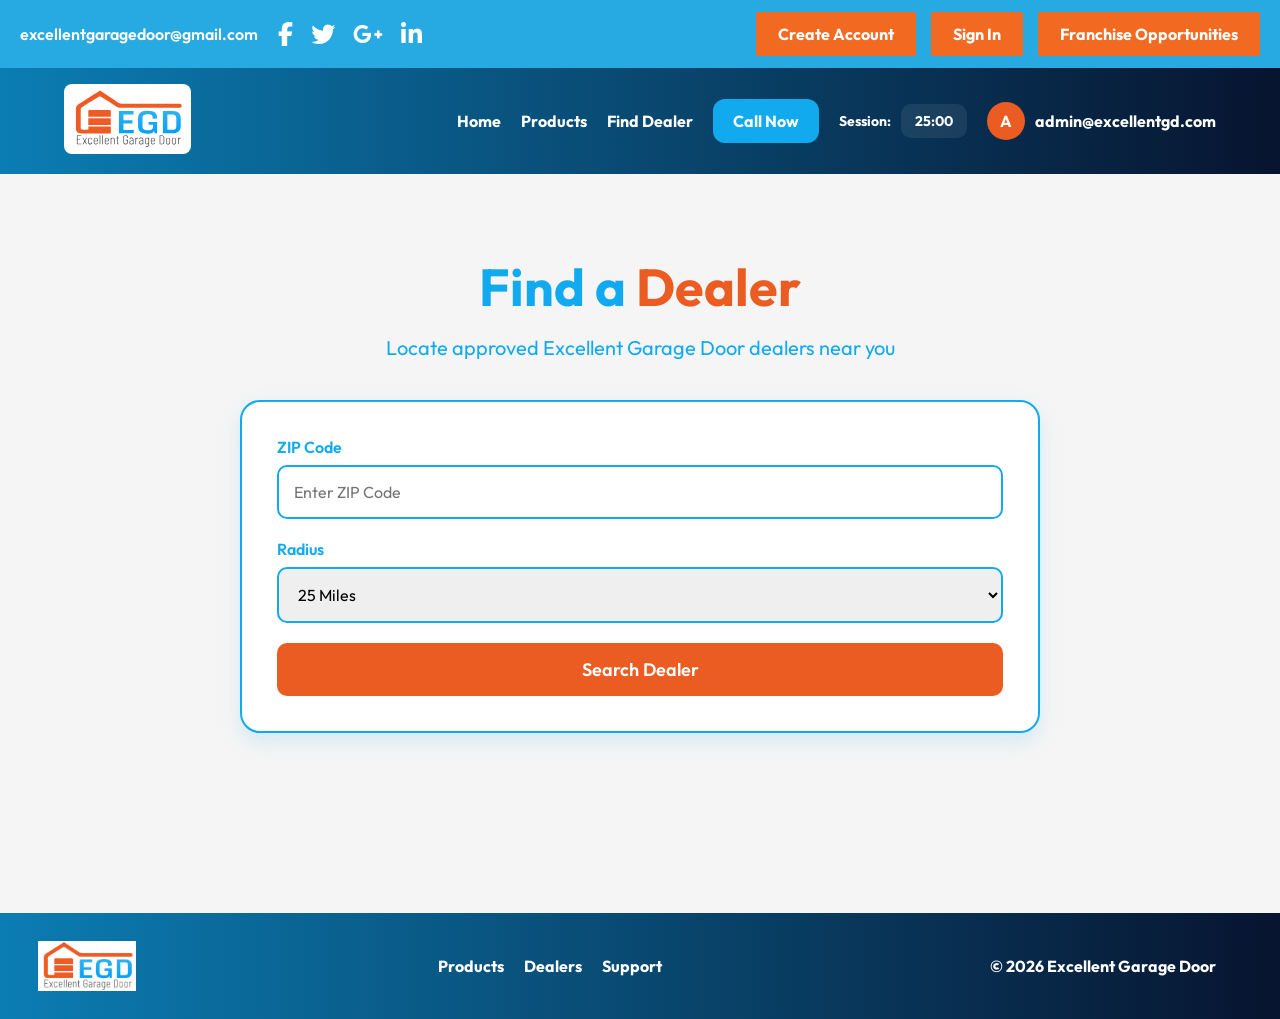
<file: Find a Dealer.html>
<!DOCTYPE html>
<html lang="en">
<head>
<meta charset="UTF-8">
<meta name="viewport" content="width=device-width, initial-scale=1.0">
<title>Find Dealer</title>

<link href="https://fonts.googleapis.com/css2?family=Outfit:wght@300;400;500;600;700&display=swap" rel="stylesheet">
 <!-- Font Awesome -->
  <link rel="stylesheet"
  href="https://cdnjs.cloudflare.com/ajax/libs/font-awesome/6.5.1/css/all.min.css"/>

<style>
*{
margin:0;
padding:0;
box-sizing:border-box;
font-family:'Outfit',sans-serif;
}

body{
background:#FFFFFF;
color:#12AAEE;
overflow-x:hidden;
}




  body{
      background:#f5f5f5;
    }

    /* TOP HEADER */
    .top-header{
      width:100%;
      background:#27a9e1;
      padding:12px 20px;
    }

    .header-container{
      max-width:1400px;
      margin:auto;
      display:flex;
      justify-content:space-between;
      align-items:center;
      flex-wrap:wrap;
      gap:15px;
    }

    /* LEFT SIDE */
    .left-section{
      display:flex;
      align-items:center;
      gap:20px;
      flex-wrap:wrap;
    }

    .email{
      color:#fff;
      font-size:16px;
      font-weight:600;
    }

    .social-icons{
      display:flex;
      gap:18px;
    }

    .social-icons a{
      color:#fff;
      text-decoration:none;
      font-size:24px;
      font-weight:bold;
      transition:0.3s;
    }

    .social-icons a:hover{
      transform:scale(1.1);
      opacity:0.8;
    }

    /* RIGHT SIDE */
    .right-section{
      display:flex;
      gap:15px;
      flex-wrap:wrap;
    }

    .btn{
      background:#f26a21;
      color:#fff;
      text-decoration:none;
      padding:12px 22px;
      font-size:16px;
      font-weight:bold;
      border-radius:2px;
      transition:0.3s;
      white-space:nowrap;
    }

    .btn:hover{
      background:#d95c1d;
    }

    /* RESPONSIVE */
    @media (max-width:768px){

      .header-container{
        flex-direction:column;
        align-items:center;
        text-align:center;
      }

      .left-section{
        flex-direction:column;
        gap:12px;
      }

      .social-icons{
        justify-content:center;
      }

      .right-section{
        justify-content:center;
      }

      .btn{
        padding:10px 16px;
        font-size:14px;
      }

      .email{
        font-size:14px;
      }
    }

    @media (max-width:480px){

      .right-section{
        width:100%;
        flex-direction:column;
      }

      .btn{
        width:100%;
        text-align:center;
      }

      .social-icons a{
        font-size:20px;
      }
    }

    

/* NAVBAR */

.navbar{
width:100%;
background:linear-gradient(90deg,#0B7DB3,#07142f);
background-color: #12AAEE;
padding:16px 5%;
display:flex;
justify-content:space-between;
align-items:center;
position:sticky;
top:0;
z-index:1000;
}

.logo img{
height:70px;
background:white;
padding:5px;
border-radius:8px;
}

.menu{
display:flex;
align-items:center;
gap:20px;
}

.menu a{
text-decoration:none;
color:white;
font-weight:500;
transition:.3s;
}

.menu a:hover{
color:#EB5C22;
}

.call-btn{
/* background:linear-gradient(135deg,#EB5C22,#12AAEE); */
background-color: #12AAEE;
padding:12px 20px;
border-radius:12px;
color:white;
}

.hamburger{
display:none;
font-size:30px;
color:white;
cursor:pointer;
}

/* SESSION */

.session{
display:flex;
align-items:center;
gap:10px;
color:white;
font-size:14px;
}

.session-box{
background:rgba(255,255,255,0.08);
padding:8px 14px;
border-radius:10px;
color:white;
font-weight:bold;
}

/* PROFILE */

.profile{
display:flex;
align-items:center;
gap:10px;
color:white;
}

.profile-icon{
width:38px;
height:38px;
border-radius:50%;
/* background:linear-gradient(135deg,#EB5C22,#12AAEE); */
background-color: #EB5C22;
display:flex;
justify-content:center;
align-items:center;
font-weight:bold;
color:white;
}

/* HERO */

.hero{
padding:80px 5%;
text-align:center;
}

.hero h1{
font-size:52px;
color:#12AAEE;
}

.hero span{
color:#EB5C22;
}

.hero p{
margin-top:15px;
font-size:20px;
}

/* SEARCH BOX */

.search-box{
max-width:800px;
margin:40px auto;
background:#FFFFFF;
border:2px solid #12AAEE;
padding:35px;
border-radius:20px;
box-shadow:0 8px 20px rgba(18,170,238,0.15);
}

.input-group{
margin-bottom:20px;
text-align:left;
}

.input-group label{
display:block;
margin-bottom:8px;
font-weight:600;
}

input,select{
width:100%;
padding:15px;
border:2px solid #12AAEE;
border-radius:10px;
font-size:16px;
outline:none;
}

button{
width:100%;
padding:15px;
background:#EB5C22;
color:#FFFFFF;
border:none;
border-radius:10px;
font-size:18px;
font-weight:600;
cursor:pointer;
}

.result-box{
margin-top:25px;
padding:20px;
background:#12AAEE;
color:#FFFFFF;
border-radius:12px;
}

/* FOOTER */

.footer{
background:linear-gradient(90deg,#12AAEE,#EB5C22);
padding:25px;
text-align:center;
color:#FFFFFF;
margin-top:60px;
}

/* FOOTER */

.footer{
background:linear-gradient(90deg,#0B7DB3,#07142f);
padding:30px 5%;
color:white;
display:flex;
justify-content:space-between;
align-items:center;
flex-wrap:wrap;
gap:20px;
}

.footer-logo{
width:46px;
height:46px;
border-radius:12px;
background:linear-gradient(135deg,#EB5C22,#12AAEE);
display:flex;
justify-content:center;
align-items:center;
font-weight:bold;
}

.footer-links{
display:flex;
gap:20px;
}

.footer-links a{
color:white;
text-decoration:none;
}

.footer-links a:hover{
color:#EB5C22;
}

/* MOBILE */

@media(max-width:768px){

.hamburger{
display:block;
}

.menu{
display:none;
position:absolute;
top:80px;
left:0;
width:100%;
background:#12AAEE;
flex-direction:column;
padding:20px;
text-align:center;
gap:18px;
}

.menu.active{
display:flex;
}

.menu a{
padding:12px 0;
}

.hero h1{
font-size:36px;
}

.hero p{
font-size:16px;
}

.search-box{
padding:20px;
}

.footer{
flex-direction:column;
text-align:center;
}
}
</style>
</head>

<body>

    <!-- Top Header -->

  <div class="top-header">

    <div class="header-container">

      <!-- LEFT -->
      <div class="left-section">

        <div class="email">
          excellentgaragedoor@gmail.com
        </div>

        <div class="social-icons">
          <a href="#"><i class="fab fa-facebook-f"></i></a>
          <a href="#"><i class="fab fa-twitter"></i></a>
          <a href="#"><i class="fab fa-google-plus-g"></i></a>
          <a href="#"><i class="fab fa-linkedin-in"></i></a>
        </div>

      </div>

      <!-- RIGHT -->
      <div class="right-section">

        <a href="#" class="btn">Create Account</a>

        <a href="#" class="btn">Sign In</a>

        <a href="#" class="btn">Franchise Opportunities</a>

      </div>

    </div>

  </div>

<!-- NAVBAR -->

<nav class="navbar">

<div class="logo">
<img src="images/logo1.svg" alt="Logo">
</div>

<div class="hamburger" id="hamburger">☰</div>

<div class="menu" id="menu">

<a href="index.html"><b>Home</b></a>
<a href="Products.html"><b>Products</b></a>
<a href="Find a Dealer.html"><b>Find Dealer</b></a>
<a href="#" class="call-btn"><b>Call Now</b></a>

<div class="session">
<span><b>Session:</b></span>
<div class="session-box" id="sessionTimer"><b>25:00</b></div>
</div>

<div class="profile">
<div class="profile-icon">A</div>
<span><b>admin@excellentgd.com</b></span>
</div>

</div>

</nav>

<!-- HERO -->

<section class="hero">

<h1>Find a <span>Dealer</span></h1>
<p>Locate approved Excellent Garage Door dealers near you</p>

<div class="search-box">

<div class="input-group">
<label>ZIP Code</label>
<input type="text" placeholder="Enter ZIP Code">
</div>

<div class="input-group">
<label>Radius</label>
<select>
<option>25 Miles</option>
<option>50 Miles</option>
<option>100 Miles</option>
</select>
</div>

<button>Search Dealer</button>

<!-- <div class="result-box">
Nearest Dealer: Excellent Garage Chennai<br>
Distance: 12 Miles
</div> -->

</div>

</section>

<!-- FOOTER -->

<footer class="footer">

<div class="footer-logo"><img src="images/logo1.jpg" alt="" height="50px" width="200px"></div>

<div class="footer-links">
<a href="#"><b>Products</b></a>
<a href="#"><b>Dealers</b></a>
<a href="#"><b>Support</b></a>
</div>

<p><b>© 2026 Excellent Garage Door</b></p>

</footer>   

<script>
const hamburger=document.getElementById("hamburger");
const menu=document.getElementById("menu");

hamburger.addEventListener("click",function(){
menu.classList.toggle("active");
});
</script>

</body>
</html>
</file>
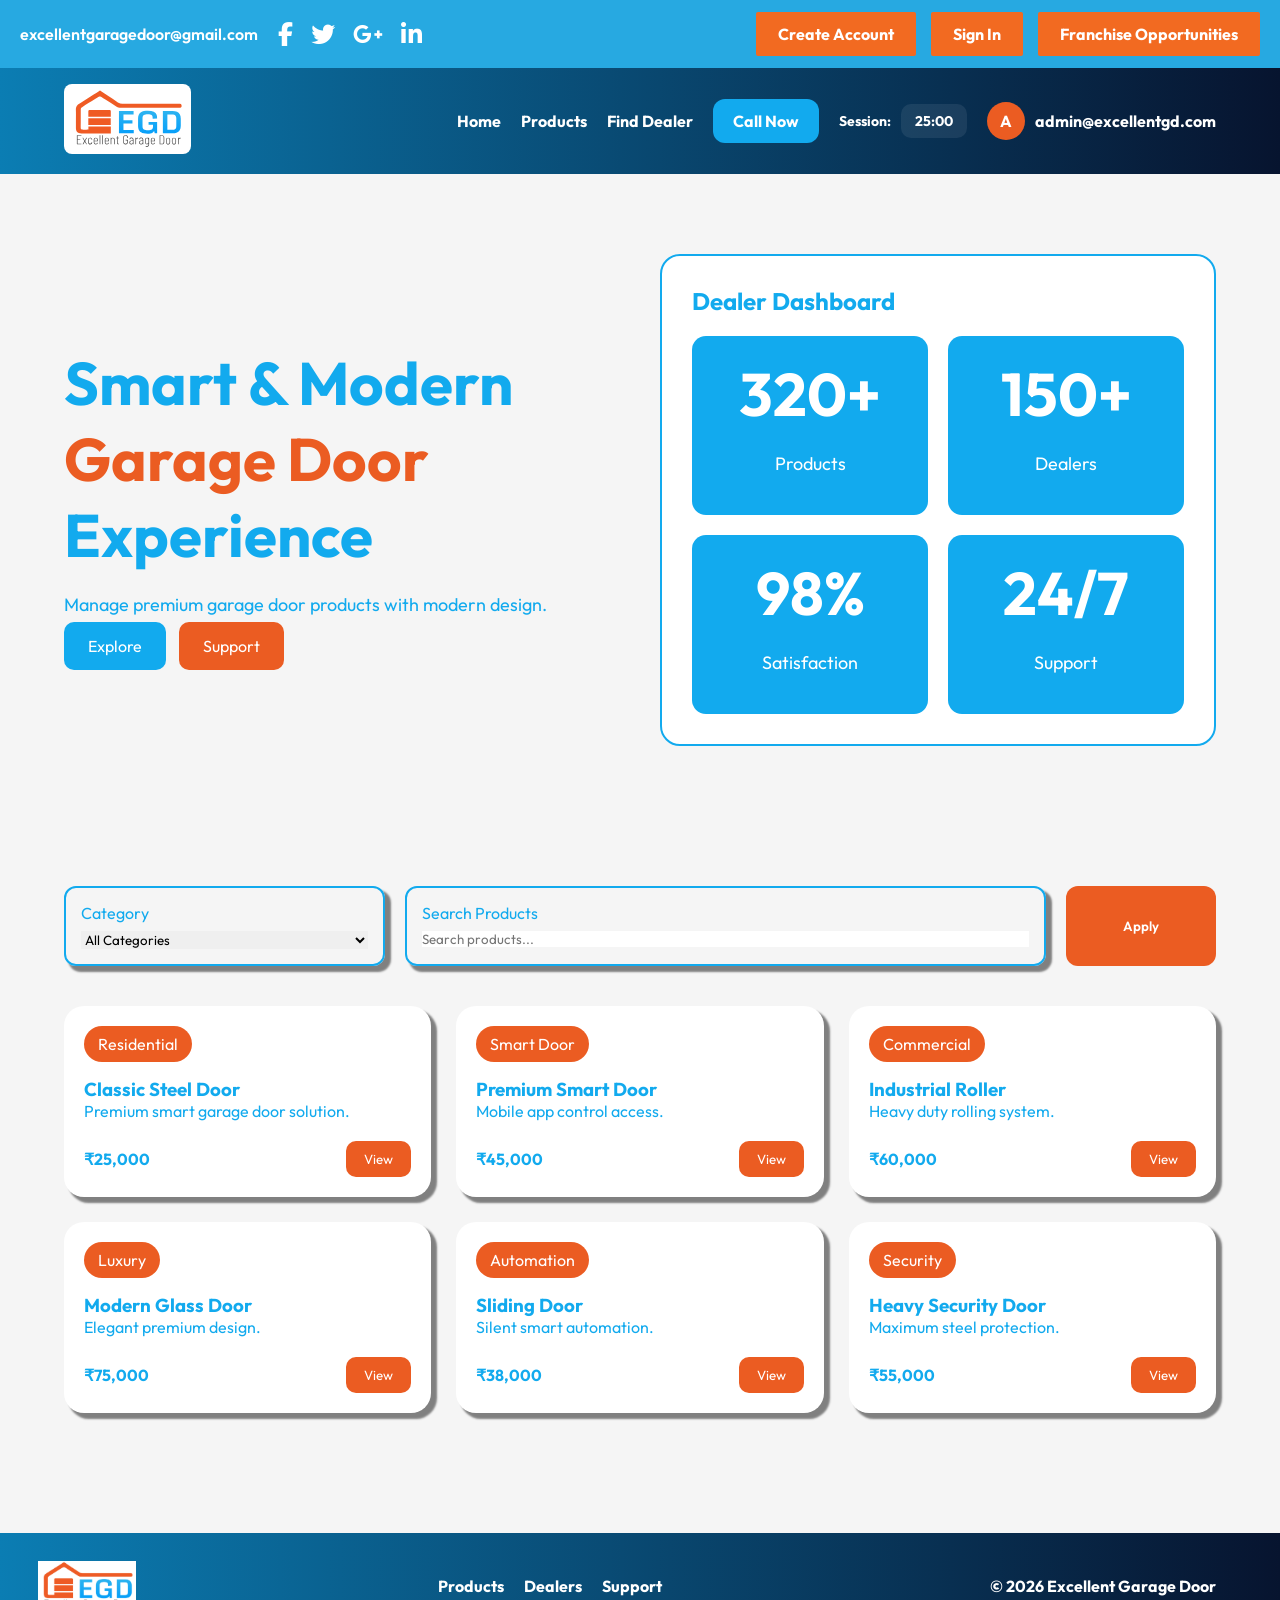
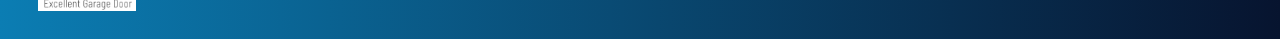
<file: Products.html>
<!DOCTYPE html>
<html lang="en">
<head>
<meta charset="UTF-8">
<meta name="viewport" content="width=device-width, initial-scale=1.0">
<title>Excellent Garage Door</title>

<link href="https://fonts.googleapis.com/css2?family=Outfit:wght@300;400;500;600;700&display=swap" rel="stylesheet">
 <!-- Font Awesome -->
  <link rel="stylesheet"
  href="https://cdnjs.cloudflare.com/ajax/libs/font-awesome/6.5.1/css/all.min.css"/>

<style>
*{
margin:0;
padding:0;
box-sizing:border-box;
font-family:'Outfit',sans-serif;
}

body{
background:#FFFFFF;
color:#12AAEE;
overflow-x:hidden;
}

body{
      background:#f5f5f5;
    }

    /* TOP HEADER */
    .top-header{
      width:100%;
      background:#27a9e1;
      padding:12px 20px;
    }

    .header-container{
      max-width:1400px;
      margin:auto;
      display:flex;
      justify-content:space-between;
      align-items:center;
      flex-wrap:wrap;
      gap:15px;
    }

    /* LEFT SIDE */
    .left-section{
      display:flex;
      align-items:center;
      gap:20px;
      flex-wrap:wrap;
    }

    .email{
      color:#fff;
      font-size:16px;
      font-weight:600;
    }

    .social-icons{
      display:flex;
      gap:18px;
    }

    .social-icons a{
      color:#fff;
      text-decoration:none;
      font-size:24px;
      font-weight:bold;
      transition:0.3s;
    }

    .social-icons a:hover{
      transform:scale(1.1);
      opacity:0.8;
    }

    /* RIGHT SIDE */
    .right-section{
      display:flex;
      gap:15px;
      flex-wrap:wrap;
    }

    .btn{
      background:#f26a21;
      color:#fff;
      text-decoration:none;
      padding:12px 22px;
      font-size:16px;
      font-weight:bold;
      border-radius:2px;
      transition:0.3s;
      white-space:nowrap;
    }

    .btn:hover{
      background:#d95c1d;
    }

    /* RESPONSIVE */
    @media (max-width:768px){

      .header-container{
        flex-direction:column;
        align-items:center;
        text-align:center;
      }

      .left-section{
        flex-direction:column;
        gap:12px;
      }

      .social-icons{
        justify-content:center;
      }

      .right-section{
        justify-content:center;
      }

      .btn{
        padding:10px 16px;
        font-size:14px;
      }

      .email{
        font-size:14px;
      }
    }

    @media (max-width:480px){

      .right-section{
        width:100%;
        flex-direction:column;
      }

      .btn{
        width:100%;
        text-align:center;
      }

      .social-icons a{
        font-size:20px;
      }
    }

/* NAVBAR */

.navbar{
width:100%;
background:linear-gradient(90deg,#0B7DB3,#07142f);
background-color: #12AAEE;
padding:16px 5%;
display:flex;
justify-content:space-between;
align-items:center;
position:sticky;
top:0;
z-index:1000;
}

.logo img{
height:70px;
background:white;
padding:5px;
border-radius:8px;
}

.menu{
display:flex;
align-items:center;
gap:20px;
}

.menu a{
text-decoration:none;
color:white;
font-weight:500;
transition:.3s;
}

.menu a:hover{
color:#EB5C22;
}

.call-btn{
/* background:linear-gradient(135deg,#EB5C22,#12AAEE); */
background-color: #12AAEE;
padding:12px 20px;
border-radius:12px;
color:white;
}

.hamburger{
display:none;
font-size:30px;
color:white;
cursor:pointer;
}

/* SESSION */

.session{
display:flex;
align-items:center;
gap:10px;
color:white;
font-size:14px;
}

.session-box{
background:rgba(255,255,255,0.08);
padding:8px 14px;
border-radius:10px;
color:white;
font-weight:bold;
}

/* PROFILE */

.profile{
display:flex;
align-items:center;
gap:10px;
color:white;
}

.profile-icon{
width:38px;
height:38px;
border-radius:50%;
/* background:linear-gradient(135deg,#EB5C22,#12AAEE); */
background-color: #EB5C22;
display:flex;
justify-content:center;
align-items:center;
font-weight:bold;
color:white;
}



/* HERO */

.hero{
padding:80px 5%;
display:grid;
grid-template-columns:1fr 1fr;
gap:40px;
align-items:center;
}

.hero h1{
font-size:60px;
}

.hero h1 span{
color:#EB5C22;
}

.hero p{
margin:20px 0;
font-size:18px;
}

.primary-btn{
background:#12AAEE;
color:#FFFFFF;
padding:14px 24px;
text-decoration:none;
border-radius:10px;
margin-right:10px;
}

.secondary-btn{
background:#EB5C22;
color:#FFFFFF;
padding:14px 24px;
text-decoration:none;
border-radius:10px;
}

/* DASHBOARD */

.dashboard{
background:#FFFFFF;
border:2px solid #12AAEE;
padding:30px;
border-radius:20px;
}

.dashboard-grid{
display:grid;
grid-template-columns:1fr 1fr;
gap:20px;
margin-top:20px;
}

.dashboard-card{
background:#12AAEE;
color:#FFFFFF;
padding:20px;
border-radius:14px;
text-align:center;
}

/* CATALOG */

.catalog{
padding:60px 5%;
}

.filters{
display:grid;
grid-template-columns:1fr 2fr 150px;
gap:20px;
margin-bottom:40px;

}

.filter-box{
border:2px solid #12AAEE;
padding:15px;
border-radius:12px;
box-shadow:   5px 5px 2px 1px gray;
}

.filter-box input,
.filter-box select{
width:100%;
border:none;
outline:none;
margin-top:8px;
}

.apply-btn{
background:#EB5C22;
color:#FFFFFF;
border:none;
border-radius:12px;
cursor:pointer;
font-weight:600;
padding: 20px;
}

/* PRODUCTS */

.product-grid{
display:grid;
grid-template-columns:repeat(3,1fr);
gap:25px;
}

.product-card:hover{
/* border:2px solid #12AAEE; */
padding:20px;
border-radius:20px;
background:#0B7DB3;
color: white;
box-shadow:   5px 5px 2px 5px gray;

}
.product-card{
/* border:2px solid #12AAEE; */
padding:20px;
border-radius:20px;
background-color: white;
box-shadow:   5px 5px 2px 1px gray;
/* box-shadow: 10px 5px 50px gray; */

}

.product-card:hover{
border-color:#EB5C22;
}

.product-tag{
background:#EB5C22;
color:#FFFFFF;
padding:8px 14px;
border-radius:20px;
display:inline-block;
margin-bottom:15px;
}


.product-footer{
display:flex;
justify-content:space-between;
align-items:center;
margin-top:20px;
}

.view-btn{
background:#EB5C22;
color:#FFFFFF;
border:none;
padding:10px 18px;
border-radius:10px;
cursor:pointer;
}


/* FOOTER */

.footer{
background:linear-gradient(90deg,#12AAEE,#EB5C22);
padding:25px;
text-align:center;
color:#FFFFFF;
margin-top:60px;
}

/* FOOTER */

.footer{
background:linear-gradient(90deg,#0B7DB3,#07142f);
padding:30px 5%;
color:white;
display:flex;
justify-content:space-between;
align-items:center;
flex-wrap:wrap;
gap:20px;
}

.footer-logo{
width:46px;
height:46px;
border-radius:12px;
background:linear-gradient(135deg,#EB5C22,#12AAEE);
display:flex;
justify-content:center;
align-items:center;
font-weight:bold;
}

.footer-links{
display:flex;
gap:20px;
}

.footer-links a{
color:white;
text-decoration:none;
}

.footer-links a:hover{
color:#EB5C22;
}

/* MOBILE */

@media(max-width:768px){

.menu{
display:none;
position:absolute;
top:80px;
left:0;
width:100%;
background:#12AAEE;
flex-direction:column;
padding:20px;
gap:18px;
}

.menu.active{
display:flex;
}

.menu a{
width:100%;
text-align:center;
padding:14px;
background:none;
}

.hamburger{
display:block;
}

.hero{
grid-template-columns:1fr;
}

.product-grid{
grid-template-columns:1fr 1fr;
}

.filters{
grid-template-columns:1fr;
}
}

@media(max-width:768px){
.product-grid{
grid-template-columns:1fr;
}

.hero h1{
font-size:40px;
}

.footer{
flex-direction:column;
text-align:center;
}
}
</style>
</head>

<body>


    <!-- Top Header -->

  <div class="top-header">

    <div class="header-container">

      <!-- LEFT -->
      <div class="left-section">

        <div class="email">
          excellentgaragedoor@gmail.com
        </div>

        <div class="social-icons">
          <a href="#"><i class="fab fa-facebook-f"></i></a>
          <a href="#"><i class="fab fa-twitter"></i></a>
          <a href="#"><i class="fab fa-google-plus-g"></i></a>
          <a href="#"><i class="fab fa-linkedin-in"></i></a>
        </div>

      </div>

      <!-- RIGHT -->
      <div class="right-section">

        <a href="#" class="btn">Create Account</a>

        <a href="#" class="btn">Sign In</a>

        <a href="#" class="btn">Franchise Opportunities</a>

      </div>

    </div>

  </div>

<nav class="navbar">

<div class="logo">
<img src="images/logo1.svg" alt="Logo">
</div>

<div class="hamburger" id="hamburger">☰</div>

<div class="menu" id="menu">

<a href="index.html"><b>Home</b></a>
<a href="Products.html"><b>Products</b></a>
<a href="Find a Dealer.html"><b>Find Dealer</b></a>
<a href="#" class="call-btn"><b>Call Now</b></a>

<div class="session">
<span><b>Session:</b></span>
<div class="session-box" id="sessionTimer"><b>25:00</b></div>
</div>

<div class="profile">
<div class="profile-icon">A</div>
<span><b>admin@excellentgd.com</b></span>
</div>

</div>

</nav>

<section class="hero">
<div>
<h1>Smart & Modern <span>Garage Door</span> Experience</h1>
<p>Manage premium garage door products with modern design.</p>
<a href="#" class="primary-btn">Explore</a>
<a href="#" class="secondary-btn">Support</a>
</div>

<div class="dashboard">
<h2>Dealer Dashboard</h2>
<div class="dashboard-grid">
<div class="dashboard-card"><h1>320+</h1><p>Products</p></div>
<div class="dashboard-card"><h1>150+</h1><p>Dealers</p></div>
<div class="dashboard-card"><h1>98%</h1><p>Satisfaction</p></div>
<div class="dashboard-card"><h1>24/7</h1><p>Support</p></div>
</div>
</div>
</section>

<section class="catalog">

<div class="filters">
<div class="filter-box">
<label>Category</label>
<select>
<option>All Categories</option>
<option>Residential</option>
<option>Commercial</option>
</select>
</div>

<div class="filter-box">
<label>Search Products</label>
<input type="text" placeholder="Search products...">
</div>

<button class="apply-btn">Apply</button>
</div>

<div class="product-grid">

<div class="product-card">
<div class="product-tag">Residential</div>
<h3>Classic Steel Door</h3>
<p>Premium smart garage door solution.</p>
<div class="product-footer">
<h4>₹25,000</h4>
<button class="view-btn">View</button>
</div>
</div>

<div class="product-card">
<div class="product-tag">Smart Door</div>
<h3>Premium Smart Door</h3>
<p>Mobile app control access.</p>
<div class="product-footer">
<h4>₹45,000</h4>
<button class="view-btn">View</button>
</div>
</div>

<div class="product-card">
<div class="product-tag">Commercial</div>
<h3>Industrial Roller</h3>
<p>Heavy duty rolling system.</p>
<div class="product-footer">
<h4>₹60,000</h4>
<button class="view-btn">View</button>
</div>
</div>

<div class="product-card">
<div class="product-tag">Luxury</div>
<h3>Modern Glass Door</h3>
<p>Elegant premium design.</p>
<div class="product-footer">
<h4>₹75,000</h4>
<button class="view-btn">View</button>
</div>
</div>

<div class="product-card">
<div class="product-tag">Automation</div>
<h3>Sliding Door</h3>
<p>Silent smart automation.</p>
<div class="product-footer">
<h4>₹38,000</h4>
<button class="view-btn">View</button>
</div>
</div>

<div class="product-card">
<div class="product-tag">Security</div>
<h3>Heavy Security Door</h3>
<p>Maximum steel protection.</p>
<div class="product-footer">
<h4>₹55,000</h4>
<button class="view-btn">View</button>
</div>
</div>

</div>
</section>

<!-- FOOTER -->

<footer class="footer">

<div class="footer-logo"><img src="images/logo1.jpg" alt="" height="50px" width="200px"></div>

<div class="footer-links">
<a href="#"><b>Products</b></a>
<a href="#"><b>Dealers</b></a>
<a href="#"><b>Support</b></a>
</div>

<p><b>© 2026 Excellent Garage Door</b></p>

</footer> 

<script>
const hamburger=document.getElementById("hamburger");
const menu=document.getElementById("menu");

hamburger.addEventListener("click",()=>{
menu.classList.toggle("active");
});
</script>

</body>
</html>
</file>
